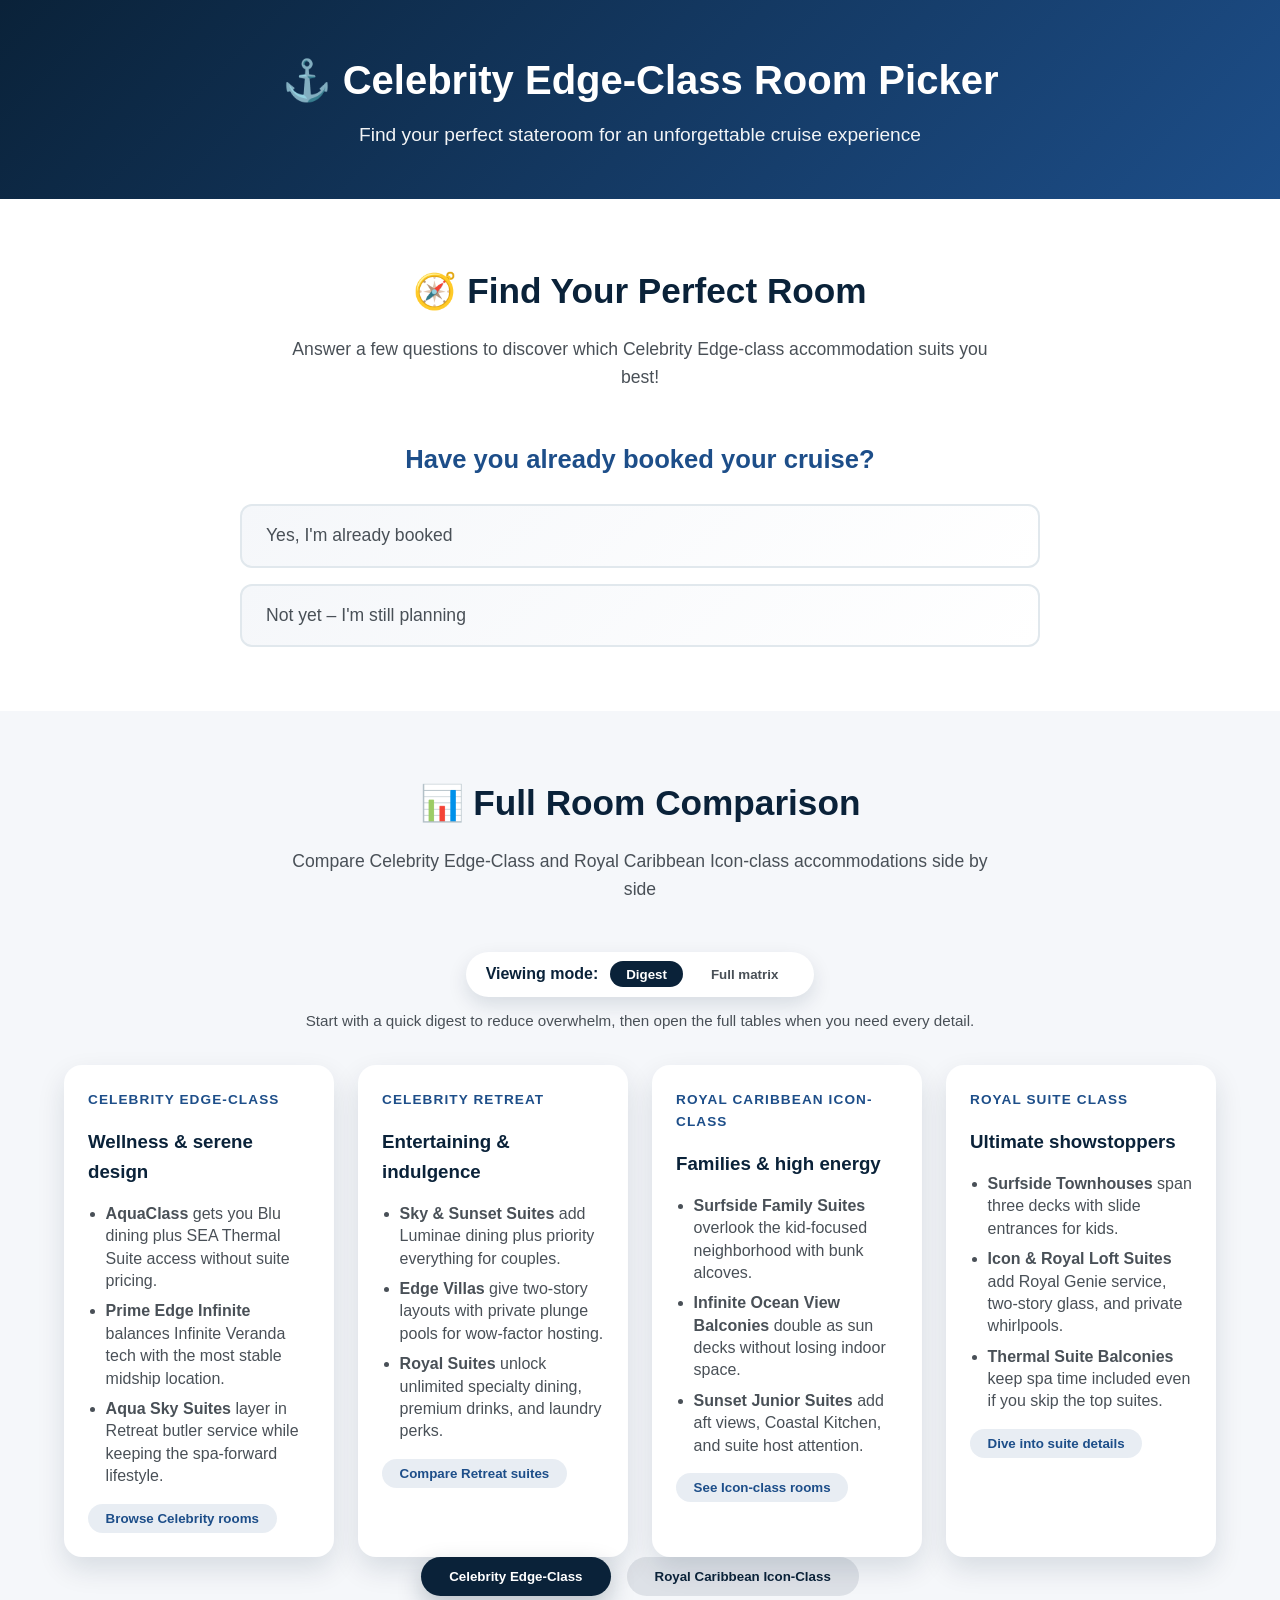
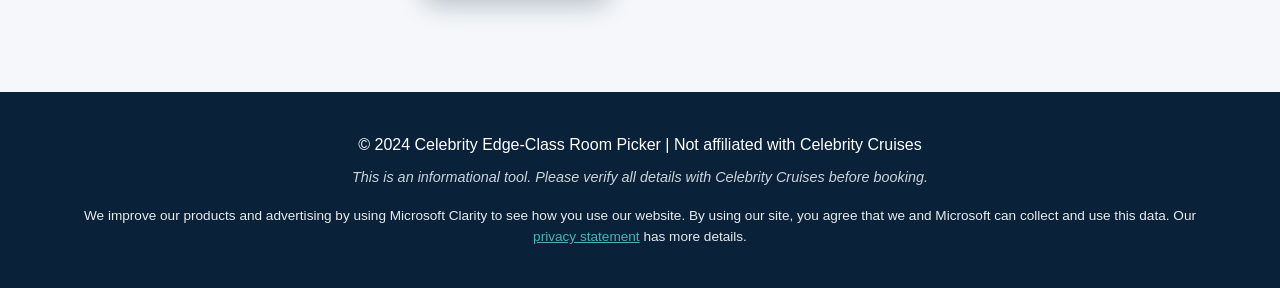
<file: index.html>
<!DOCTYPE html>
<html lang="en">
<head>
    <meta charset="UTF-8">
    <meta name="viewport" content="width=device-width, initial-scale=1.0">
    <title>Celebrity Edge-Class Room Picker | Find Your Perfect Stateroom</title>
    <link rel="stylesheet" href="styles.css">

    <!-- Google Analytics 4 -->
    <script async src="https://www.googletagmanager.com/gtag/js?id=G-P1LW2GWHRQ"></script>
    <script>
        window.dataLayer = window.dataLayer || [];
        function gtag(){dataLayer.push(arguments);}
        gtag('js', new Date());
        gtag('config', 'G-P1LW2GWHRQ');
    </script>

    <!-- Microsoft Clarity -->
    <script type="text/javascript">
        (function(c,l,a,r,i,t,y){
            c[a]=c[a]||function(){(c[a].q=c[a].q||[]).push(arguments)};
            t=l.createElement(r);t.async=1;t.src="https://www.clarity.ms/tag/"+i;
            y=l.getElementsByTagName(r)[0];y.parentNode.insertBefore(t,y);
        })(window, document, "clarity", "script", "u4ct91x20x");
    </script>
</head>
<body>
    <header class="hero">
        <div class="container">
            <h1>⚓ Celebrity Edge-Class Room Picker</h1>
            <p class="tagline">Find your perfect stateroom for an unforgettable cruise experience</p>
        </div>
    </header>

    <!-- Quiz Section -->
    <section id="quiz" class="quiz-section">
        <div class="container">
            <h2>🧭 Find Your Perfect Room</h2>
            <p class="section-intro">Answer a few questions to discover which Celebrity Edge-class accommodation suits you best!</p>

            <div id="quiz-container" class="quiz-container">
                <button id="back-btn" class="back-btn hidden">← Back</button>

                <!-- Step 1: Booking Status -->
                <div class="question active" data-question="1">
                    <h3>Have you already booked your cruise?</h3>
                    <div class="options">
                        <button class="option" data-action="set-booking-status" data-value="booked" data-points="{}">Yes, I'm already booked</button>
                        <button class="option" data-action="set-booking-status" data-value="not-booked" data-points="{}">Not yet – I'm still planning</button>
                    </div>
                </div>

                <!-- Step 2 (Booked Path) -->
                <div class="question" data-question="2" data-path="booked">
                    <h3>Tell us about your sailing</h3>
                    <div class="form-grid">
                        <label>
                            Cruise line
                            <select id="booked-cruise-line">
                                <option value="">Select a cruise line</option>
                                <option value="Celebrity Cruises">Celebrity Cruises</option>
                                <option value="Royal Caribbean">Royal Caribbean</option>
                                <option value="Norwegian Cruise Line">Norwegian Cruise Line</option>
                                <option value="Princess Cruises">Princess Cruises</option>
                                <option value="Virgin Voyages">Virgin Voyages</option>
                            </select>
                        </label>
                        <label>
                            Destination / itinerary
                            <input type="text" id="booked-destination" placeholder="e.g., Western Caribbean" />
                        </label>
                        <label>
                            Sail date (start)
                            <input type="date" id="booked-start-date" />
                        </label>
                        <label>
                            Sail date (end)
                            <input type="date" id="booked-end-date" />
                        </label>
                    </div>
                    <p id="ship-detection-result" class="ship-detection">Provide details to auto-detect your ship.</p>
                    <div class="options">
                        <button class="option" data-action="save-booked-info" data-points="{}">Continue</button>
                    </div>
                </div>

                <!-- Step 2 (Planning Path) -->
                <div class="question" data-question="3" data-path="not-booked">
                    <h3>Where and when do you want to sail?</h3>
                    <div class="form-grid">
                        <label>
                            Dream destination
                            <input type="text" id="intended-destination" placeholder="e.g., Greek Isles" />
                        </label>
                        <label>
                            Target month & year
                            <input type="month" id="intended-month" />
                        </label>
                    </div>
                    <div class="options">
                        <button class="option" data-action="save-intended-trip" data-points="{}">Continue</button>
                    </div>
                </div>

                <div class="question" data-question="4" data-path="not-booked">
                    <h3>How many cruises have you sailed before?</h3>
                    <div class="form-grid">
                        <label>
                            Cruise count
                            <input type="number" id="cruise-history-count" min="0" placeholder="e.g., 3" />
                        </label>
                    </div>
                    <div class="options">
                        <button class="option" data-action="save-history" data-points="{}">Continue</button>
                    </div>
                </div>

                <div class="question" data-question="5" data-path="not-booked">
                    <h3>Which cruise lines have you enjoyed before?</h3>
                    <div class="checkbox-grid">
                        <label><input type="checkbox" name="prior-lines" value="Celebrity Cruises" /> Celebrity Cruises</label>
                        <label><input type="checkbox" name="prior-lines" value="Royal Caribbean" /> Royal Caribbean</label>
                        <label><input type="checkbox" name="prior-lines" value="Norwegian Cruise Line" /> Norwegian Cruise Line</label>
                        <label><input type="checkbox" name="prior-lines" value="Princess Cruises" /> Princess Cruises</label>
                        <label><input type="checkbox" name="prior-lines" value="Disney Cruise Line" /> Disney Cruise Line</label>
                        <label><input type="checkbox" name="prior-lines" value="Virgin Voyages" /> Virgin Voyages</label>
                    </div>
                    <div class="options">
                        <button class="option" data-action="save-prior-lines" data-points="{}">Continue</button>
                    </div>
                </div>

                <div class="question" data-question="6" data-path="not-booked">
                    <h3>What's your planning budget (per person)?</h3>
                    <div class="form-grid">
                        <label>
                            Select a range
                            <select id="planning-budget">
                                <option value="">Choose a budget</option>
                                <option value="Under $2,000">Under $2,000</option>
                                <option value="$2,000 - $3,000">$2,000 - $3,000</option>
                                <option value="$3,000 - $5,000">$3,000 - $5,000</option>
                                <option value="$5,000 - $7,500">$5,000 - $7,500</option>
                                <option value="$7,500+">$7,500+</option>
                            </select>
                        </label>
                    </div>
                    <div class="options">
                        <button class="option" data-action="record-planning-budget" data-points="{}">Continue to preferences</button>
                    </div>
                </div>

                <!-- Shared Preference Questions -->
                <div class="question" data-question="7">
                    <h3>What's most important to you on a cruise?</h3>
                    <div class="options">
                        <button class="option" data-points='{"wellness": 3}'>Wellness & spa experiences</button>
                        <button class="option" data-points='{"luxury": 3}'>Ultimate luxury & space</button>
                        <button class="option" data-points='{"value": 2, "wellness": 1}'>Great value with spa access</button>
                        <button class="option" data-points='{"luxury": 2, "space": 1}'>Comfort & extra space</button>
                    </div>
                </div>

                <div class="question" data-question="8">
                    <h3>How many people are traveling with you?</h3>
                    <div class="options">
                        <button class="option" data-points='{"couple": 2}'>Just me or my partner (2 guests)</button>
                        <button class="option" data-points='{"family": 2}'>Small family or friends (3-4 guests)</button>
                    </div>
                </div>

                <div class="question" data-question="9">
                    <h3>How important is butler service to you?</h3>
                    <div class="options">
                        <button class="option" data-points='{"luxury": 3}'>Essential - I want full VIP treatment</button>
                        <button class="option" data-points='{"luxury": 1}'>Nice to have, but not necessary</button>
                        <button class="option" data-points='{"value": 2}'>Not important - I prefer to be independent</button>
                    </div>
                </div>

                <div class="question" data-question="10">
                    <h3>Which amenities appeal to you most?</h3>
                    <div class="options">
                        <button class="option" data-points='{"wellness": 3}'>Thermal suite, yoga mats, spa products</button>
                        <button class="option" data-points='{"luxury": 3}'>Whirlpool tub, premium bar, specialty dining</button>
                        <button class="option" data-points='{"wellness": 2, "luxury": 1}'>Mix of wellness and luxury perks</button>
                        <button class="option" data-points='{"space": 2}'>Just want great views and comfortable space</button>
                    </div>
                </div>

                <div class="question" data-question="11">
                    <h3>What's your budget preference?</h3>
                    <div class="options">
                        <button class="option" data-points='{"value": 3}'>Budget-friendly with good perks</button>
                        <button class="option" data-points='{"value": 1, "space": 1}'>Mid-range with more space</button>
                        <button class="option" data-points='{"luxury": 2}'>Premium - I want the best</button>
                        <button class="option" data-points='{"luxury": 3}'>Money is no object</button>
                    </div>
                </div>

                <div class="question" data-question="12">
                    <h3>How important is exclusive dining access?</h3>
                    <div class="options">
                        <button class="option" data-points='{"wellness": 2}'>I want Blu (AquaClass restaurant)</button>
                        <button class="option" data-points='{"luxury": 2}'>I want Luminae and The Retreat</button>
                        <button class="option" data-points='{"luxury": 3}'>Unlimited specialty dining package</button>
                        <button class="option" data-points='{"value": 1}'>Main dining room is fine</button>
                    </div>
                </div>
            </div>

                <div id="quiz-result" class="quiz-result hidden">
                    <h3>Your Perfect Match:</h3>
                    <div id="result-content"></div>
                    <div class="result-actions">
                        <button id="view-room-details" class="secondary-btn hidden" type="button">
                            Jump to this room in the comparison table
                        </button>
                    </div>
                    <p class="comparison-message">
                        Planning with friends or family? Encourage everyone to compare picks and lock in the room that makes the most sense for the whole crew.
                    </p>
                    <div class="result-actions">
                        <div class="auth-cta" id="result-auth-cta">
                            <h4>Save & compare with your travel party</h4>
                            <p>Log in or create a free Room Picker profile to unlock sharing tools and keep tabs on everyone’s favorites.</p>
                        <div class="cta-buttons">
                            <button id="login-btn" class="outline-btn" type="button">Log In</button>
                            <button id="signup-btn" class="primary-btn" type="button">Sign Up Free</button>
                        </div>
                        <p id="auth-status" class="auth-status" role="status" aria-live="polite"></p>
                    </div>
                    <div id="share-tools" class="share-tools hidden" aria-live="polite">
                        <h4>Share your quiz match</h4>
                        <p>Send a personalized link or email invite so your companions can see your recommendation and take the quiz too.</p>
                        <label class="share-field">
                            <span>Shareable link</span>
                            <div class="share-input">
                                <input id="share-link" type="text" readonly value="" aria-label="Shareable quiz link" />
                                <button id="copy-share-link" class="secondary-btn" type="button">Copy Link</button>
                            </div>
                        </label>
                        <form id="invite-form" class="invite-form">
                            <label for="invite-email">Invite by email</label>
                            <div class="invite-input-row">
                                <input id="invite-email" type="email" placeholder="friend@example.com" required />
                                <button class="primary-btn" type="submit">Send Invite</button>
                            </div>
                        </form>
                        <p id="invite-feedback" class="invite-feedback" role="status" aria-live="polite"></p>
                        <p class="share-note">Compare notes together and make sure everyone’s dream cruise vibe is represented.</p>
                    </div>
                </div>
                <button id="restart-quiz" class="restart-btn">Take Quiz Again</button>
            </div>
        </div>
    </section>

    <!-- Comparison Table Section -->
    <section id="compare" class="comparison-section">
        <div class="container">
            <h2>📊 Full Room Comparison</h2>
            <p class="section-intro">Compare Celebrity Edge-Class and Royal Caribbean Icon-class accommodations side by side</p>

            <div class="comparison-density">
                <div class="comparison-mode-toggle" role="group" aria-label="Comparison view options">
                    <span class="toggle-label">Viewing mode:</span>
                    <button type="button" class="mode-btn active" data-mode="digest" aria-pressed="true">Digest</button>
                    <button type="button" class="mode-btn" data-mode="matrix" aria-pressed="false">Full matrix</button>
                </div>
                <p class="toggle-hint">Start with a quick digest to reduce overwhelm, then open the full tables when you need every detail.</p>
            </div>

            <div id="comparison-digest" class="comparison-digest">
                <article class="digest-card" aria-label="Celebrity Edge-Class wellness picks">
                    <p class="digest-eyebrow">Celebrity Edge-Class</p>
                    <h3>Wellness & serene design</h3>
                    <ul>
                        <li><strong>AquaClass</strong> gets you Blu dining plus SEA Thermal Suite access without suite pricing.</li>
                        <li><strong>Prime Edge Infinite</strong> balances Infinite Veranda tech with the most stable midship location.</li>
                        <li><strong>Aqua Sky Suites</strong> layer in Retreat butler service while keeping the spa-forward lifestyle.</li>
                    </ul>
                    <button type="button" class="digest-cta" data-target-catalog="celebrityEdge">Browse Celebrity rooms</button>
                </article>

                <article class="digest-card" aria-label="Celebrity Edge-Class luxury picks">
                    <p class="digest-eyebrow">Celebrity Retreat</p>
                    <h3>Entertaining & indulgence</h3>
                    <ul>
                        <li><strong>Sky & Sunset Suites</strong> add Luminae dining plus priority everything for couples.</li>
                        <li><strong>Edge Villas</strong> give two-story layouts with private plunge pools for wow-factor hosting.</li>
                        <li><strong>Royal Suites</strong> unlock unlimited specialty dining, premium drinks, and laundry perks.</li>
                    </ul>
                    <button type="button" class="digest-cta" data-target-catalog="celebrityEdge">Compare Retreat suites</button>
                </article>

                <article class="digest-card" aria-label="Royal Caribbean Icon-Class family picks">
                    <p class="digest-eyebrow">Royal Caribbean Icon-Class</p>
                    <h3>Families & high energy</h3>
                    <ul>
                        <li><strong>Surfside Family Suites</strong> overlook the kid-focused neighborhood with bunk alcoves.</li>
                        <li><strong>Infinite Ocean View Balconies</strong> double as sun decks without losing indoor space.</li>
                        <li><strong>Sunset Junior Suites</strong> add aft views, Coastal Kitchen, and suite host attention.</li>
                    </ul>
                    <button type="button" class="digest-cta" data-target-catalog="royalIcon">See Icon-class rooms</button>
                </article>

                <article class="digest-card" aria-label="Royal Caribbean Icon-Class suite picks">
                    <p class="digest-eyebrow">Royal Suite Class</p>
                    <h3>Ultimate showstoppers</h3>
                    <ul>
                        <li><strong>Surfside Townhouses</strong> span three decks with slide entrances for kids.</li>
                        <li><strong>Icon & Royal Loft Suites</strong> add Royal Genie service, two-story glass, and private whirlpools.</li>
                        <li><strong>Thermal Suite Balconies</strong> keep spa time included even if you skip the top suites.</li>
                    </ul>
                    <button type="button" class="digest-cta" data-target-catalog="royalIcon">Dive into suite details</button>
                </article>
            </div>

            <div class="comparison-tabs" role="tablist">
                <button class="comparison-tab active" role="tab" aria-selected="true" data-catalog="celebrityEdge">
                    Celebrity Edge-Class
                </button>
                <button class="comparison-tab" role="tab" aria-selected="false" data-catalog="royalIcon">
                    Royal Caribbean Icon-Class
                </button>
            </div>

            <div class="comparison-panels">
                <div class="comparison-panel active" role="tabpanel" data-catalog="celebrityEdge">
                    <h3 class="panel-heading">Celebrity Edge-Class Room Matrix</h3>
                    <div class="table-wrapper">
                        <table class="comparison-table">
                    <thead>
                        <tr>
                            <th>Feature</th>
                            <th class="room-type basic">Inside Stateroom</th>
                            <th class="room-type basic">Deluxe Inside</th>
                            <th class="room-type basic">Ocean View</th>
                            <th class="room-type basic">Prime Ocean View</th>
                            <th class="room-type basic">Deluxe Ocean View</th>
                            <th class="room-type basic">Panoramic Ocean View</th>
                            <th class="room-type basic">Deluxe Porthole View</th>
                            <th class="room-type basic">Edge Infinite (Partial View)</th>
                            <th class="room-type basic">Edge Infinite Veranda</th>
                            <th class="room-type basic">Prime Edge Infinite</th>
                            <th class="room-type basic">Sunset Veranda</th>
                            <th class="room-type aqua">AquaClass Stateroom</th>
                            <th class="room-type prime-aqua">Prime AquaClass</th>
                            <th class="room-type aqua-sky">Aqua Sky Suite</th>
                            <th class="room-type concierge-partial">Concierge Class (Partial View)</th>
                            <th class="room-type concierge">Concierge Class</th>
                            <th class="room-type prime-concierge">Prime Concierge Class</th>
                            <th class="room-type magic-carpet">Magic Carpet Sky Suite</th>
                            <th class="room-type sky">Sky Suite</th>
                            <th class="room-type sunset">Sunset Sky Suite</th>
                            <th class="room-type celebrity">Celebrity Suite</th>
                            <th class="room-type edge-villa">Edge Villa</th>
                            <th class="room-type penthouse">Penthouse Suite</th>
                            <th class="room-type royal">Royal Suite</th>
                        </tr>
                    </thead>
                    <tbody>
                        <tr>
                            <td class="feature-label">Approx. Size</td>
                            <td>~181 sq ft</td>
                            <td>~202-231 sq ft</td>
                            <td>~200 sq ft</td>
                            <td>~200 sq ft</td>
                            <td>~238-348 sq ft</td>
                            <td>~212 sq ft</td>
                            <td>~241 sq ft</td>
                            <td>~243 sq ft</td>
                            <td>~243 sq ft</td>
                            <td>~243-369 sq ft</td>
                            <td>~317 sq ft</td>
                            <td>~243 sq ft</td>
                            <td>~243 – 369 sq ft</td>
                            <td>~397 sq ft</td>
                            <td>~243 sq ft</td>
                            <td>~243-369 sq ft</td>
                            <td>~243 sq ft</td>
                            <td>~400 sq ft</td>
                            <td>~398-517 sq ft</td>
                            <td>~462 sq ft</td>
                            <td>~501 sq ft</td>
                            <td>~950 sq ft</td>
                            <td>~1,575 sq ft</td>
                            <td>~759 sq ft</td>
                        </tr>
                        <tr>
                            <td class="feature-label">Occupancy</td>
                            <td>Up to 2 guests</td>
                            <td>Up to 2 guests</td>
                            <td>Up to 2 guests</td>
                            <td>Up to 2 guests</td>
                            <td>Up to 2-4 guests</td>
                            <td>Up to 2 guests</td>
                            <td>Up to 4 guests</td>
                            <td>Up to 4 guests</td>
                            <td>Up to 4 guests</td>
                            <td>Up to 4 guests</td>
                            <td>Up to 4 guests</td>
                            <td>Up to 2 guests</td>
                            <td>Up to 2 guests</td>
                            <td>Up to 4 guests</td>
                            <td>Up to 4 guests</td>
                            <td>Up to 4 guests</td>
                            <td>Up to 4 guests</td>
                            <td>Up to 2 guests</td>
                            <td>Up to 4 guests</td>
                            <td>Up to 4 guests</td>
                            <td>Up to 4 guests</td>
                            <td>Up to 4 guests</td>
                            <td>Up to 6 guests</td>
                            <td>Up to 4 guests</td>
                        </tr>
                        <tr>
                            <td class="feature-label">Layout</td>
                            <td>Studio, 1 bathroom, no windows</td>
                            <td>Studio, 1 bathroom, no windows</td>
                            <td>Studio, 1 bathroom, Deck 3</td>
                            <td>Studio, 1 bathroom, midship/high-deck</td>
                            <td>Studio, 1 bathroom, central location</td>
                            <td>Studio, 1 bathroom, floor-to-ceiling window</td>
                            <td>Studio (bed + sitting + infinite veranda)</td>
                            <td>Studio, aft/forward with Infinite Veranda</td>
                            <td>Studio, aft/forward with Infinite Veranda</td>
                            <td>Studio, midship/high-deck with Infinite Veranda</td>
                            <td>Studio, aft-facing with balcony</td>
                            <td>Studio, 1 bathroom, Infinite Veranda</td>
                            <td>Studio suite, 1 bathroom</td>
                            <td>Studio suite, 1 bathroom</td>
                            <td>Studio suite, 1 bathroom</td>
                            <td>Open studio suite with split bath</td>
                            <td>TWO-STORY, 1 bedroom, 2 bathrooms</td>
                            <td>2 bedrooms, 2 bathrooms</td>
                            <td>1-bedroom, 1.5 bath, separate living & dining</td>
                        </tr>
                        <tr>
                            <td class="feature-label">Veranda / Balcony</td>
                            <td>No balcony, no windows</td>
                            <td>No balcony, no windows</td>
                            <td>No balcony - large picture window</td>
                            <td>No balcony - large window</td>
                            <td>No balcony - large forward window</td>
                            <td>No balcony - floor-to-ceiling glass</td>
                            <td>Porthole view with veranda</td>
                            <td>Infinite Veranda (partial view)</td>
                            <td>Infinite Veranda</td>
                            <td>Infinite Veranda, higher deck/midship</td>
                            <td>Aft-facing extra-large balcony</td>
                            <td>Infinite Veranda</td>
                            <td>Spacious veranda w/ Magic Carpet views</td>
                            <td>High-deck spacious veranda</td>
                            <td>Aft-facing spacious veranda (sunset views)</td>
                            <td>Larger veranda w/ dining area</td>
                            <td>Private terrace w/ PLUNGE POOL</td>
                            <td>Extra-large balcony w/ HOT TUB</td>
                            <td>Extra-large balcony w/ dining & seating</td>
                        </tr>
                        <tr class="highlight-row">
                            <td class="feature-label">Spa / Wellness Access</td>
                            <td class="no-perk">✖</td>
                            <td class="no-perk">✖</td>
                            <td class="no-perk">✖</td>
                            <td class="no-perk">✖</td>
                            <td class="no-perk">✖</td>
                            <td class="no-perk">✖</td>
                            <td class="no-perk">✖</td>
                            <td class="no-perk">✖</td>
                            <td class="no-perk">✖</td>
                            <td class="no-perk">✖</td>
                            <td class="no-perk">✖</td>
                            <td class="has-perk">✔ SEA Thermal Suite + Spa Concierge</td>
                            <td class="has-perk">✔ SEA Thermal Suite + Spa Concierge</td>
                            <td class="has-perk">✔ SEA Thermal Suite + Spa Concierge + in-room fitness</td>
                            <td class="no-perk">✖</td>
                            <td class="no-perk">✖</td>
                            <td class="no-perk">✖</td>
                            <td class="no-perk">✖</td>
                            <td class="no-perk">✖</td>
                            <td class="no-perk">✖</td>
                            <td class="no-perk">✖ No AquaClass benefits</td>
                            <td class="has-perk">✔ SEA Thermal Suite access</td>
                            <td class="has-perk">✔ SEA Thermal Suite access</td>
                            <td class="has-perk">✔ SEA Thermal Suite access</td>
                        </tr>
                        <tr class="highlight-row">
                            <td class="feature-label">Dining Access</td>
                            <td>Main dining room</td>
                            <td>Main dining room</td>
                            <td>Main dining room</td>
                            <td>Main dining room</td>
                            <td>Main dining room</td>
                            <td>Main dining room</td>
                            <td>Main dining room</td>
                            <td>Main dining room</td>
                            <td>Main dining room</td>
                            <td>Main dining room</td>
                            <td>Main dining room</td>
                            <td class="has-perk">Blu</td>
                            <td class="has-perk">Blu</td>
                            <td class="has-perk">Blu + Luminae @ The Retreat</td>
                            <td>Main dining + Concierge Lunch</td>
                            <td>Main dining + Concierge Lunch</td>
                            <td>Main dining + Concierge Lunch</td>
                            <td class="has-perk">Luminae @ The Retreat</td>
                            <td class="has-perk">Luminae @ The Retreat</td>
                            <td class="has-perk">Luminae @ The Retreat</td>
                            <td class="has-perk">Luminae @ The Retreat</td>
                            <td class="has-perk">Luminae + Unlimited Specialty Dining</td>
                            <td class="has-perk">Luminae + Unlimited Specialty Dining</td>
                            <td class="has-perk">Luminae @ The Retreat + Unlimited Specialty Dining</td>
                        </tr>
                        <tr class="highlight-row">
                            <td class="feature-label">Retreat Privileges</td>
                            <td class="no-perk">✖ No Retreat access</td>
                            <td class="no-perk">✖ No Retreat access</td>
                            <td class="no-perk">✖ No Retreat access</td>
                            <td class="no-perk">✖ No Retreat access</td>
                            <td class="no-perk">✖ No Retreat access</td>
                            <td class="no-perk">✖ No Retreat access</td>
                            <td class="no-perk">✖ No Retreat access</td>
                            <td class="no-perk">✖ No Retreat access</td>
                            <td class="no-perk">✖ No Retreat access</td>
                            <td class="no-perk">✖ No Retreat access</td>
                            <td class="no-perk">✖ No Retreat access</td>
                            <td class="no-perk">✖ No Retreat access</td>
                            <td class="no-perk">✖ No Retreat access</td>
                            <td class="has-perk">✔ Full Retreat (Lounge, Sundeck, Luminae, Butler)</td>
                            <td class="no-perk">✖ No Retreat access</td>
                            <td class="no-perk">✖ No Retreat access</td>
                            <td class="no-perk">✖ No Retreat access</td>
                            <td class="has-perk">✔ Full Retreat</td>
                            <td class="has-perk">✔ Full Retreat</td>
                            <td class="has-perk">✔ Full Retreat</td>
                            <td class="has-perk">✔ Full Retreat</td>
                            <td class="has-perk">✔ Full Retreat + Direct Sundeck Access</td>
                            <td class="has-perk">✔ Full Retreat</td>
                            <td class="has-perk">✔ Full Retreat</td>
                        </tr>
                        <tr>
                            <td class="feature-label">Drink & Wi-Fi Packages</td>
                            <td>Standard</td>
                            <td>Standard</td>
                            <td>Standard</td>
                            <td>Standard</td>
                            <td>Standard</td>
                            <td>Standard</td>
                            <td>Standard</td>
                            <td>Standard</td>
                            <td>Standard</td>
                            <td>Standard</td>
                            <td>Standard</td>
                            <td>Standard</td>
                            <td>Standard</td>
                            <td>Premium Drink + Premium Wi-Fi</td>
                            <td>Standard</td>
                            <td>Standard</td>
                            <td>Standard</td>
                            <td>Premium Drink + Premium Wi-Fi</td>
                            <td>Premium Drink + Premium Wi-Fi</td>
                            <td>Premium Drink + Premium Wi-Fi</td>
                            <td>Premium Drink + Premium Wi-Fi</td>
                            <td>Unlimited Premium Drink + Premium Wi-Fi</td>
                            <td>Unlimited Premium Drink + Premium Wi-Fi</td>
                            <td>Unlimited Premium Drink + Premium Wi-Fi</td>
                        </tr>
                        <tr>
                            <td class="feature-label">In-Suite Amenities</td>
                            <td>Cashmere mattress, premium bathroom products</td>
                            <td>Cashmere mattress, premium bathroom products, extra space</td>
                            <td>Cashmere mattress, premium bathroom products, window</td>
                            <td>Cashmere mattress, premium bathroom products, better location</td>
                            <td>Cashmere mattress, premium bathroom products, extra space</td>
                            <td>Cashmere mattress, floor-to-ceiling window, natural light</td>
                            <td>Cashmere mattress, porthole view with balcony</td>
                            <td>Cashmere mattress, Infinite Veranda (partial view)</td>
                            <td>Cashmere mattress, Infinite Veranda</td>
                            <td>Cashmere mattress, Infinite Veranda, high-deck</td>
                            <td>Cashmere mattress, aft-facing, extra-large balcony</td>
                            <td>Yoga mats, 2 bottled waters daily, eco products</td>
                            <td>Same, higher location</td>
                            <td>In-suite fitness, spa products, minibar, butler</td>
                            <td>Cashmere mattress, bathrobes, sparkling wine</td>
                            <td>Cashmere mattress, bathrobes, sparkling wine</td>
                            <td>Cashmere mattress, bathrobes, sparkling wine, midship</td>
                            <td>Minibar stocked daily, floor-to-ceiling windows</td>
                            <td>Floor-to-ceiling windows, high-deck location</td>
                            <td>Aft-facing for sunset views, large bathroom</td>
                            <td>Larger sitting area, minibar</td>
                            <td>TWO-STORY, marble bath, whirlpool, minibar</td>
                            <td>Dining for 8, hot tub, walk-in closet, marble bath</td>
                            <td>Whirlpool tub, espresso, spirits, daily bar, laundry</td>
                        </tr>
                        <tr>
                            <td class="feature-label">Laundry / Pressing</td>
                            <td class="no-perk">✖</td>
                            <td class="no-perk">✖</td>
                            <td class="no-perk">✖</td>
                            <td class="no-perk">✖</td>
                            <td class="no-perk">✖</td>
                            <td class="no-perk">✖</td>
                            <td class="no-perk">✖</td>
                            <td class="no-perk">✖</td>
                            <td class="no-perk">✖</td>
                            <td class="no-perk">✖</td>
                            <td class="no-perk">✖</td>
                            <td class="no-perk">✖</td>
                            <td class="no-perk">✖</td>
                            <td class="no-perk">✖</td>
                            <td class="no-perk">✖</td>
                            <td class="no-perk">✖</td>
                            <td class="no-perk">✖</td>
                            <td class="no-perk">✖</td>
                            <td class="no-perk">✖</td>
                            <td class="no-perk">✖</td>
                            <td class="no-perk">✖</td>
                            <td class="has-perk">✔ Included + unlimited pressing</td>
                            <td class="has-perk">✔ Included + unlimited pressing</td>
                            <td class="has-perk">✔ Included + unlimited pressing</td>
                        </tr>
                        <tr class="highlight-row">
                            <td class="feature-label">Butler Service</td>
                            <td class="no-perk">✖</td>
                            <td class="no-perk">✖</td>
                            <td class="no-perk">✖</td>
                            <td class="no-perk">✖</td>
                            <td class="no-perk">✖</td>
                            <td class="no-perk">✖</td>
                            <td class="no-perk">✖</td>
                            <td class="no-perk">✖</td>
                            <td class="no-perk">✖</td>
                            <td class="no-perk">✖</td>
                            <td class="no-perk">✖</td>
                            <td class="no-perk">✖</td>
                            <td class="no-perk">✖</td>
                            <td class="has-perk">✔</td>
                            <td class="no-perk">✖ (Concierge only)</td>
                            <td class="no-perk">✖ (Concierge only)</td>
                            <td class="no-perk">✖ (Concierge only)</td>
                            <td class="has-perk">✔</td>
                            <td class="has-perk">✔</td>
                            <td class="has-perk">✔</td>
                            <td class="has-perk">✔</td>
                            <td class="has-perk">✔</td>
                            <td class="has-perk">✔</td>
                            <td class="has-perk">✔</td>
                        </tr>
                        <tr>
                            <td class="feature-label">Ideal For</td>
                            <td>Extreme budget travelers who won't spend time in room</td>
                            <td>Budget travelers wanting more space, no windows needed</td>
                            <td>Budget travelers wanting natural light and views</td>
                            <td>Budget travelers wanting better location with views</td>
                            <td>Budget travelers wanting extra space with ocean views</td>
                            <td>Budget travelers wanting dramatic floor-to-ceiling views</td>
                            <td>Budget travelers wanting balcony access</td>
                            <td>Value seekers wanting Infinite Veranda experience</td>
                            <td>Travelers wanting standard Infinite Veranda</td>
                            <td>Travelers wanting best standard location</td>
                            <td>Travelers wanting spacious aft-facing room with sunset views</td>
                            <td>Wellness-focused cruisers on a budget</td>
                            <td>Same, with better view/location</td>
                            <td>Wellness lovers wanting full suite treatment</td>
                            <td>Budget travelers wanting concierge perks</td>
                            <td>Mid-range with concierge service</td>
                            <td>Concierge service with best location</td>
                            <td>Unique Magic Carpet views</td>
                            <td>High-deck panoramic views</td>
                            <td>Sunset enthusiasts</td>
                            <td>Guests wanting more space & luxury</td>
                            <td>Unique two-story living with plunge pool</td>
                            <td>Families wanting 2 bedrooms & hot tub</td>
                            <td>Travelers seeking full luxury, privacy & space</td>
                        </tr>
                    </tbody>
                        </table>
                    </div>
                    <div class="room-directory" data-room-directory data-catalog="celebrityEdge">
                        <p class="room-directory-loading">Loading room directory…</p>
                    </div>
                </div>

                <div class="comparison-panel" role="tabpanel" aria-hidden="true" data-catalog="royalIcon">
                    <h3 class="panel-heading">Royal Caribbean Icon-Class Highlights</h3>
                    <div class="table-wrapper">
                        <table class="comparison-table royal-table">
                            <thead>
                                <tr>
                                    <th>Room Type</th>
                                    <th>Approx. Size</th>
                                    <th>Guests</th>
                                    <th>Signature Perk</th>
                                </tr>
                            </thead>
                            <tbody>
                                <tr>
                                    <td>Icon Ocean View Balcony</td>
                                    <td>~270 sq ft</td>
                                    <td>Up to 4</td>
                                    <td>Neighborhood-facing balcony with ocean breezes</td>
                                </tr>
                                <tr>
                                    <td>Infinite Ocean View Balcony</td>
                                    <td>~300 sq ft</td>
                                    <td>Up to 4</td>
                                    <td>Full-height glass transforms from window to sun deck</td>
                                </tr>
                                <tr>
                                    <td>Thermal Suite Balcony</td>
                                    <td>~280 sq ft</td>
                                    <td>Up to 2</td>
                                    <td>Includes Vitality Spa thermal suite passes for two</td>
                                </tr>
                                <tr>
                                    <td>Surfside Family Suite</td>
                                    <td>~425 sq ft</td>
                                    <td>Up to 5</td>
                                    <td>Kids alcove plus Surfside-facing balcony</td>
                                </tr>
                                <tr>
                                    <td>Sunset Junior Suite</td>
                                    <td>~322 sq ft</td>
                                    <td>Up to 4</td>
                                    <td>Aft-facing wrap balcony with Coastal Kitchen access</td>
                                </tr>
                                <tr>
                                    <td>Grand Suite</td>
                                    <td>~431 sq ft</td>
                                    <td>Up to 4</td>
                                    <td>Dedicated bedroom plus Royal Suite Class host</td>
                                </tr>
                                <tr>
                                    <td>Royal Loft Suite</td>
                                    <td>~2,090 sq ft</td>
                                    <td>Up to 6</td>
                                    <td>Two-story glass walls, Royal Genie service, and private whirlpool</td>
                                </tr>
                            </tbody>
                        </table>
                    </div>
                    <div class="room-directory" data-room-directory data-catalog="royalIcon">
                        <p class="room-directory-loading">Loading room directory…</p>
                    </div>
                </div>
            </div>
        </div>
    </section>

    <!-- Hierarchy Section (revealed when a Celebrity room is recommended) -->
    <section id="celebrity-hierarchy" class="hierarchy-section hidden" aria-hidden="true">
        <div class="container">
            <h2>🧭 Celebrity Edge-Class Hierarchy</h2>
            <div class="hierarchy-grid">
                <div class="tier-card">
                    <div class="tier-label wellness">Wellness-Class (No Retreat)</div>
                    <h4>AquaClass / Prime AquaClass Staterooms</h4>
                    <p>Spa-centered experience with Blu dining and Thermal Suite access.</p>
                </div>
                <div class="tier-card">
                    <div class="tier-label bridge">Bridge Tier (Wellness + Luxury)</div>
                    <h4>Aqua Sky Suite</h4>
                    <p>Hybrid of AquaClass wellness benefits and full Retreat suite service.</p>
                </div>
                <div class="tier-card">
                    <div class="tier-label suite">Suite-Class (The Retreat)</div>
                    <h4>Celebrity Suite</h4>
                    <p>Larger space and suite perks, but not spa-focused.</p>
                </div>
                <div class="tier-card">
                    <div class="tier-label premium">Top Suite-Class (The Retreat Premium)</div>
                    <h4>Royal Suite</h4>
                    <p>Separate rooms, luxury extras (specialty dining, laundry, premium bar).</p>
                </div>
            </div>
        </div>
    </section>

    <footer>
        <div class="container">
            <p>&copy; 2024 Celebrity Edge-Class Room Picker | Not affiliated with Celebrity Cruises</p>
            <p class="disclaimer">This is an informational tool. Please verify all details with Celebrity Cruises before booking.</p>
            <p class="privacy-notice">We improve our products and advertising by using Microsoft Clarity to see how you use our website. By using our site, you agree that we and Microsoft can collect and use this data. Our <a href="privacy.html">privacy statement</a> has more details.</p>
        </div>
    </footer>

    <div id="auth-modal" class="auth-modal hidden" role="dialog" aria-modal="true" aria-labelledby="auth-modal-title">
        <div class="auth-modal__panel">
            <button type="button" class="auth-modal__close" id="auth-modal-close" aria-label="Close authentication prompt">&times;</button>
            <p class="auth-modal__eyebrow">Room Picker</p>
            <h3 id="auth-modal-title">Log in to share your match</h3>
            <p id="auth-modal-message">Sign in to unlock sharing tools and invite your travel companions.</p>
            <div class="auth-modal__actions">
                <button id="auth-modal-confirm" class="primary-btn" type="button">Continue</button>
                <a id="auth-modal-login-link" class="auth-modal__link" href="/login">Use classic login page</a>
            </div>
        </div>
    </div>

    <script src="script.js"></script>
</body>
</html>
</file>
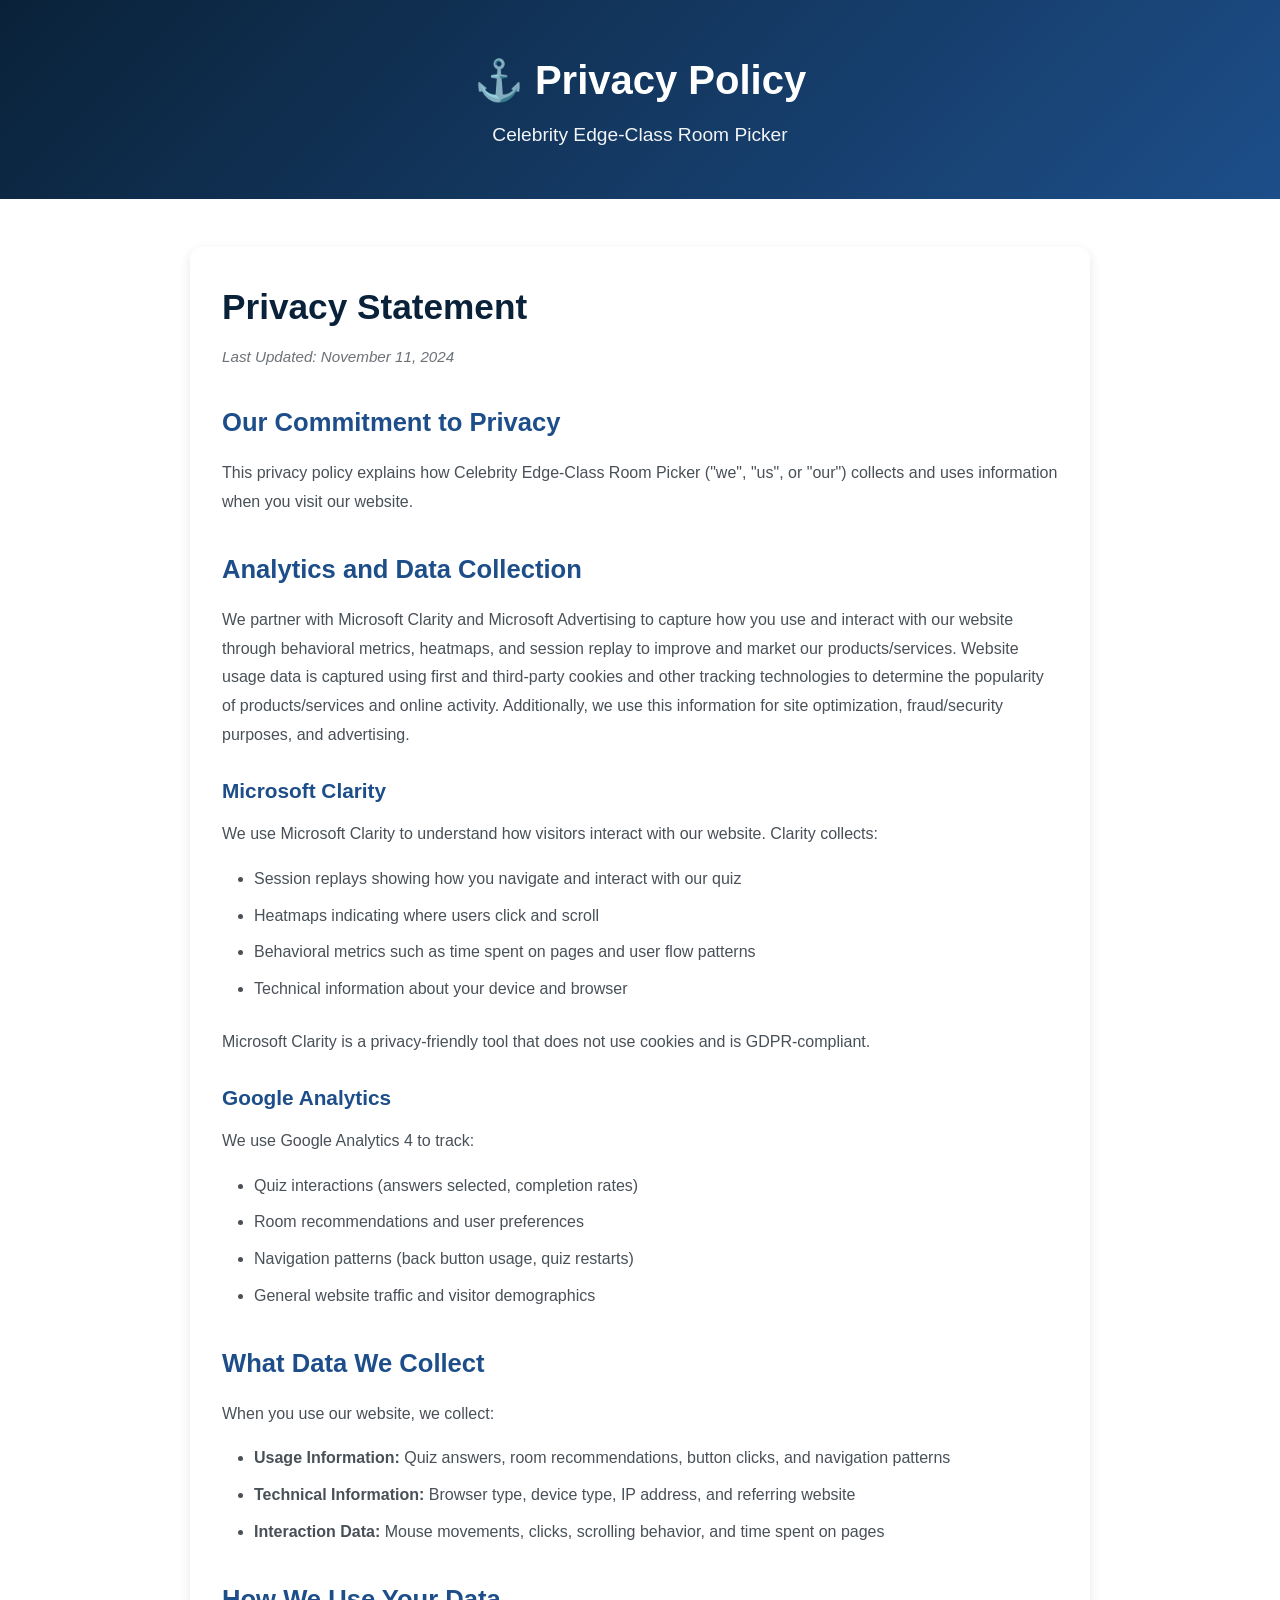
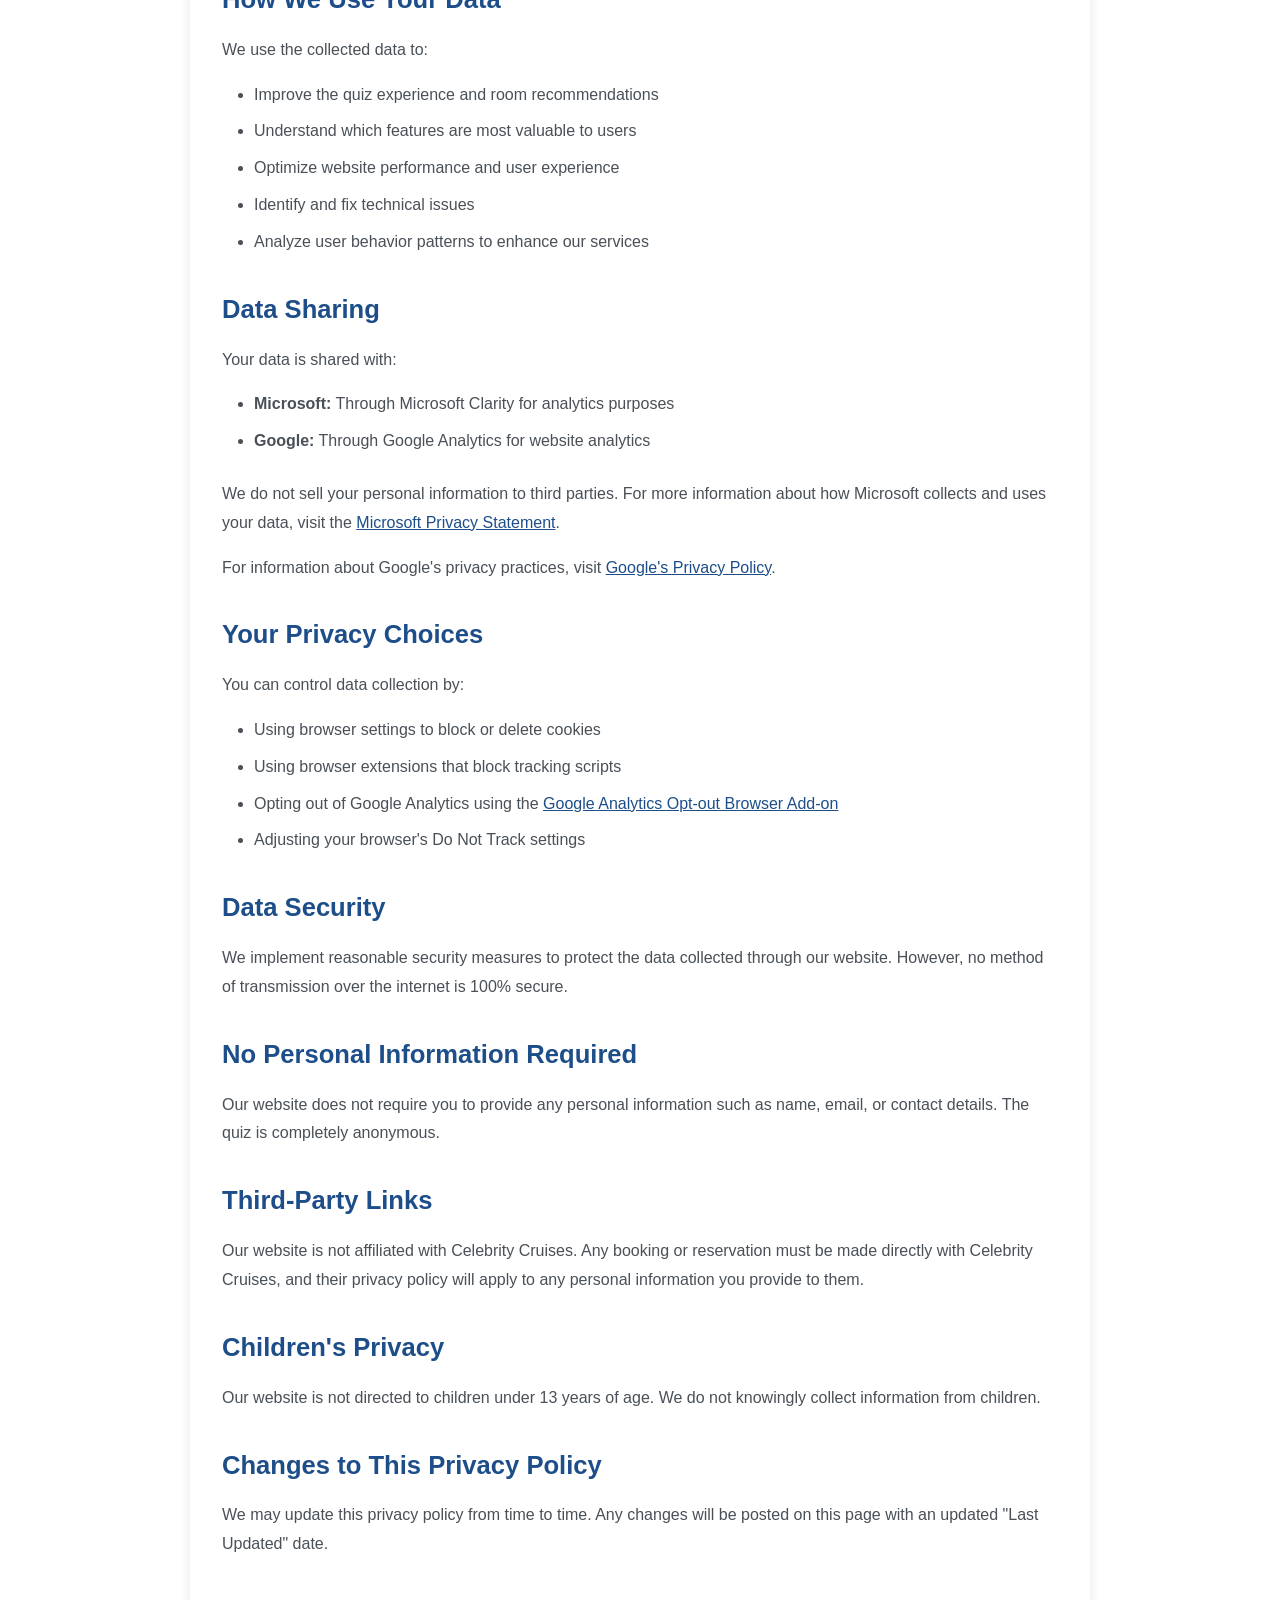
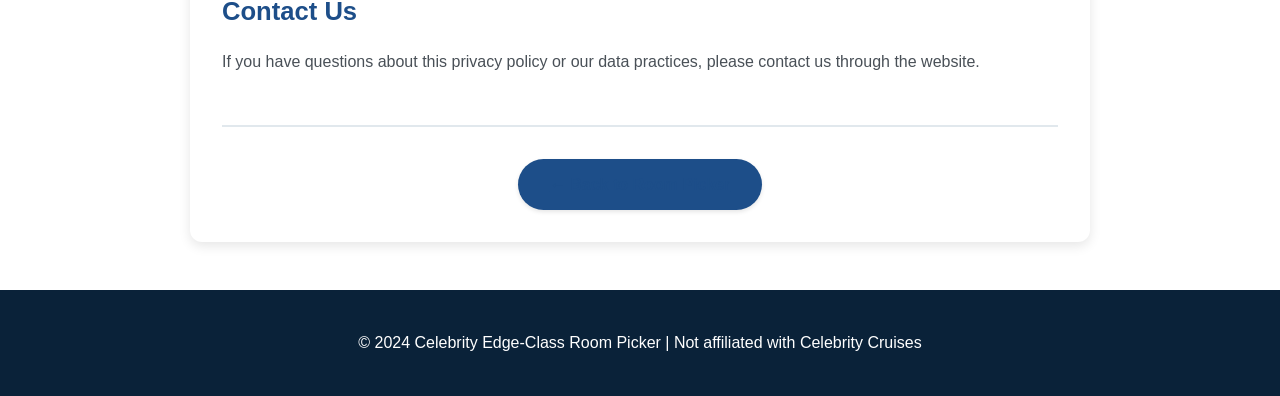
<file: privacy.html>
<!DOCTYPE html>
<html lang="en">
<head>
    <meta charset="UTF-8">
    <meta name="viewport" content="width=device-width, initial-scale=1.0">
    <title>Privacy Policy | Celebrity Edge-Class Room Picker</title>
    <link rel="stylesheet" href="styles.css">
</head>
<body>
    <header class="hero">
        <div class="container">
            <h1>⚓ Privacy Policy</h1>
            <p class="tagline">Celebrity Edge-Class Room Picker</p>
        </div>
    </header>

    <section class="privacy-section">
        <div class="container">
            <div class="privacy-content">
                <h2>Privacy Statement</h2>
                <p class="last-updated">Last Updated: November 11, 2024</p>

                <h3>Our Commitment to Privacy</h3>
                <p>This privacy policy explains how Celebrity Edge-Class Room Picker ("we", "us", or "our") collects and uses information when you visit our website.</p>

                <h3>Analytics and Data Collection</h3>
                <p>We partner with Microsoft Clarity and Microsoft Advertising to capture how you use and interact with our website through behavioral metrics, heatmaps, and session replay to improve and market our products/services. Website usage data is captured using first and third-party cookies and other tracking technologies to determine the popularity of products/services and online activity. Additionally, we use this information for site optimization, fraud/security purposes, and advertising.</p>

                <h4>Microsoft Clarity</h4>
                <p>We use Microsoft Clarity to understand how visitors interact with our website. Clarity collects:</p>
                <ul>
                    <li>Session replays showing how you navigate and interact with our quiz</li>
                    <li>Heatmaps indicating where users click and scroll</li>
                    <li>Behavioral metrics such as time spent on pages and user flow patterns</li>
                    <li>Technical information about your device and browser</li>
                </ul>
                <p>Microsoft Clarity is a privacy-friendly tool that does not use cookies and is GDPR-compliant.</p>

                <h4>Google Analytics</h4>
                <p>We use Google Analytics 4 to track:</p>
                <ul>
                    <li>Quiz interactions (answers selected, completion rates)</li>
                    <li>Room recommendations and user preferences</li>
                    <li>Navigation patterns (back button usage, quiz restarts)</li>
                    <li>General website traffic and visitor demographics</li>
                </ul>

                <h3>What Data We Collect</h3>
                <p>When you use our website, we collect:</p>
                <ul>
                    <li><strong>Usage Information:</strong> Quiz answers, room recommendations, button clicks, and navigation patterns</li>
                    <li><strong>Technical Information:</strong> Browser type, device type, IP address, and referring website</li>
                    <li><strong>Interaction Data:</strong> Mouse movements, clicks, scrolling behavior, and time spent on pages</li>
                </ul>

                <h3>How We Use Your Data</h3>
                <p>We use the collected data to:</p>
                <ul>
                    <li>Improve the quiz experience and room recommendations</li>
                    <li>Understand which features are most valuable to users</li>
                    <li>Optimize website performance and user experience</li>
                    <li>Identify and fix technical issues</li>
                    <li>Analyze user behavior patterns to enhance our services</li>
                </ul>

                <h3>Data Sharing</h3>
                <p>Your data is shared with:</p>
                <ul>
                    <li><strong>Microsoft:</strong> Through Microsoft Clarity for analytics purposes</li>
                    <li><strong>Google:</strong> Through Google Analytics for website analytics</li>
                </ul>
                <p>We do not sell your personal information to third parties. For more information about how Microsoft collects and uses your data, visit the <a href="https://privacy.microsoft.com/privacystatement" target="_blank" rel="noopener noreferrer">Microsoft Privacy Statement</a>.</p>
                <p>For information about Google's privacy practices, visit <a href="https://policies.google.com/privacy" target="_blank" rel="noopener noreferrer">Google's Privacy Policy</a>.</p>

                <h3>Your Privacy Choices</h3>
                <p>You can control data collection by:</p>
                <ul>
                    <li>Using browser settings to block or delete cookies</li>
                    <li>Using browser extensions that block tracking scripts</li>
                    <li>Opting out of Google Analytics using the <a href="https://tools.google.com/dlpage/gaoptout" target="_blank" rel="noopener noreferrer">Google Analytics Opt-out Browser Add-on</a></li>
                    <li>Adjusting your browser's Do Not Track settings</li>
                </ul>

                <h3>Data Security</h3>
                <p>We implement reasonable security measures to protect the data collected through our website. However, no method of transmission over the internet is 100% secure.</p>

                <h3>No Personal Information Required</h3>
                <p>Our website does not require you to provide any personal information such as name, email, or contact details. The quiz is completely anonymous.</p>

                <h3>Third-Party Links</h3>
                <p>Our website is not affiliated with Celebrity Cruises. Any booking or reservation must be made directly with Celebrity Cruises, and their privacy policy will apply to any personal information you provide to them.</p>

                <h3>Children's Privacy</h3>
                <p>Our website is not directed to children under 13 years of age. We do not knowingly collect information from children.</p>

                <h3>Changes to This Privacy Policy</h3>
                <p>We may update this privacy policy from time to time. Any changes will be posted on this page with an updated "Last Updated" date.</p>

                <h3>Contact Us</h3>
                <p>If you have questions about this privacy policy or our data practices, please contact us through the website.</p>

                <div class="back-to-home">
                    <a href="index.html" class="btn-back">← Back to Room Picker</a>
                </div>
            </div>
        </div>
    </section>

    <footer>
        <div class="container">
            <p>&copy; 2024 Celebrity Edge-Class Room Picker | Not affiliated with Celebrity Cruises</p>
        </div>
    </footer>
</body>
</html>
</file>
<file: styles.css>
/* Reset and Base Styles */
* {
    margin: 0;
    padding: 0;
    box-sizing: border-box;
}

:root {
    /* Color Palette - Ocean & Cruise Theme */
    --navy: #0a2239;
    --ocean-blue: #1d4e89;
    --sky-blue: #7DAFDB;
    --aqua: #4fc3c8;
    --gold: #d4af37;
    --white: #ffffff;
    --light-gray: #f5f7fa;
    --medium-gray: #e1e8ed;
    --dark-gray: #495057;

    /* Room Type Colors */
    --aqua-color: #20b2aa;
    --prime-aqua-color: #1e90ff;
    --aqua-sky-color: #4fc3c8;
    --celebrity-color: #9370db;
    --royal-color: #d4af37;

    /* Spacing */
    --section-padding: 4rem 2rem;
    --container-max-width: 1400px;
}

body {
    font-family: 'Segoe UI', Tahoma, Geneva, Verdana, sans-serif;
    line-height: 1.6;
    color: var(--dark-gray);
    background-color: var(--light-gray);
}

.container {
    max-width: var(--container-max-width);
    margin: 0 auto;
    padding: 0 2rem;
}

.hidden {
    display: none !important;
}

/* Header / Hero Section */
.hero {
    background: linear-gradient(135deg, var(--navy) 0%, var(--ocean-blue) 100%);
    color: var(--white);
    padding: 3rem 2rem;
    text-align: center;
    box-shadow: 0 4px 6px rgba(0, 0, 0, 0.1);
}

.hero h1 {
    font-size: 2.5rem;
    margin-bottom: 0.5rem;
    font-weight: 700;
}

.tagline {
    font-size: 1.2rem;
    opacity: 0.95;
    font-weight: 300;
}

/* Navigation */
.navigation {
    background: var(--white);
    padding: 1rem 0;
    box-shadow: 0 2px 4px rgba(0, 0, 0, 0.1);
    position: sticky;
    top: 0;
    z-index: 100;
}

.navigation .container {
    display: flex;
    justify-content: center;
    gap: 2rem;
}

.nav-btn {
    padding: 0.75rem 2rem;
    background: var(--ocean-blue);
    color: var(--white);
    text-decoration: none;
    border-radius: 50px;
    font-weight: 600;
    transition: all 0.3s ease;
    box-shadow: 0 2px 4px rgba(0, 0, 0, 0.1);
}

.nav-btn:hover {
    background: var(--navy);
    transform: translateY(-2px);
    box-shadow: 0 4px 8px rgba(0, 0, 0, 0.2);
}

/* Section Styles */
section {
    padding: var(--section-padding);
}

section h2 {
    font-size: 2.2rem;
    color: var(--navy);
    margin-bottom: 1rem;
    text-align: center;
}

.section-intro {
    text-align: center;
    font-size: 1.1rem;
    color: var(--dark-gray);
    margin-bottom: 3rem;
    max-width: 700px;
    margin-left: auto;
    margin-right: auto;
}

/* Quiz Section */
.quiz-section {
    background: var(--white);
}

.quiz-container {
    max-width: 800px;
    margin: 0 auto;
}

.question {
    display: none;
    animation: fadeIn 0.5s ease;
}

.question.active {
    display: block;
}

@keyframes fadeIn {
    from {
        opacity: 0;
        transform: translateY(20px);
    }
    to {
        opacity: 1;
        transform: translateY(0);
    }
}

.question h3 {
    font-size: 1.6rem;
    color: var(--ocean-blue);
    margin-bottom: 1.5rem;
    text-align: center;
}

.options {
    display: flex;
    flex-direction: column;
    gap: 1rem;
}

.form-grid {
    display: grid;
    grid-template-columns: repeat(auto-fit, minmax(220px, 1fr));
    gap: 1rem;
    margin-bottom: 1.25rem;
}

.form-grid label {
    display: flex;
    flex-direction: column;
    font-weight: 600;
    color: var(--dark-gray);
    gap: 0.35rem;
    background: rgba(255, 255, 255, 0.6);
    padding: 0.75rem 1rem;
    border-radius: 10px;
    border: 1px solid var(--light-gray);
}

.form-grid input,
.form-grid select {
    padding: 0.65rem 0.75rem;
    border-radius: 8px;
    border: 1px solid var(--medium-gray);
    font-size: 1rem;
}

.checkbox-grid {
    display: grid;
    grid-template-columns: repeat(auto-fit, minmax(220px, 1fr));
    gap: 0.75rem;
    margin-bottom: 1.25rem;
}

.checkbox-grid label {
    display: flex;
    align-items: center;
    gap: 0.6rem;
    padding: 0.85rem 1rem;
    border-radius: 10px;
    border: 1px solid var(--medium-gray);
    background: rgba(255, 255, 255, 0.8);
    font-weight: 600;
}

.checkbox-grid input {
    width: 18px;
    height: 18px;
}

.ship-detection {
    text-align: center;
    font-style: italic;
    color: var(--ocean-blue);
    margin-bottom: 1.5rem;
}

.option {
    padding: 1.2rem 1.5rem;
    background: linear-gradient(135deg, var(--light-gray) 0%, var(--white) 100%);
    border: 2px solid var(--medium-gray);
    border-radius: 12px;
    font-size: 1.1rem;
    cursor: pointer;
    transition: all 0.4s cubic-bezier(0.4, 0, 0.2, 1);
    text-align: left;
    color: var(--dark-gray);
    position: relative;
    overflow: hidden;
}

.option::before {
    content: '';
    position: absolute;
    top: 50%;
    left: 50%;
    width: 0;
    height: 0;
    border-radius: 50%;
    background: radial-gradient(circle, rgba(125, 175, 219, 0.3), transparent);
    transform: translate(-50%, -50%);
    transition: width 0.6s ease, height 0.6s ease;
}

.option:hover::before {
    width: 300px;
    height: 300px;
}

.option:hover {
    background: linear-gradient(135deg, var(--sky-blue) 0%, var(--aqua) 100%);
    color: var(--white);
    border-color: var(--ocean-blue);
    transform: translateX(10px) scale(1.02);
    box-shadow: 0 8px 20px rgba(29, 78, 137, 0.3);
}

.option:active {
    transform: translateX(10px) scale(0.98);
}

/* Back Button */
.back-btn {
    padding: 0.8rem 1.5rem;
    background: var(--medium-gray);
    color: var(--dark-gray);
    border: 2px solid var(--medium-gray);
    border-radius: 8px;
    font-size: 1rem;
    font-weight: 600;
    cursor: pointer;
    transition: all 0.3s ease;
    margin-bottom: 1.5rem;
    display: inline-block;
}

.back-btn:hover {
    background: var(--ocean-blue);
    color: var(--white);
    border-color: var(--ocean-blue);
    transform: translateX(-5px);
}

.back-btn.hidden {
    display: none;
}

/* Quiz Result */
.quiz-result {
    max-width: 800px;
    margin: 2rem auto;
    padding: 2rem;
    background: linear-gradient(135deg, var(--ocean-blue), var(--sky-blue));
    color: var(--white);
    border-radius: 16px;
    box-shadow: 0 8px 16px rgba(0, 0, 0, 0.2);
    animation: slideIn 0.5s ease;
}

@keyframes slideIn {
    from {
        opacity: 0;
        transform: translateY(-30px);
    }
    to {
        opacity: 1;
        transform: translateY(0);
    }
}

.quiz-result.hidden {
    display: none;
}

.quiz-result h3 {
    font-size: 1.8rem;
    margin-bottom: 1rem;
    text-align: center;
}

.comparison-message {
    margin: 1.5rem auto 0;
    max-width: 640px;
    text-align: center;
    font-size: 1rem;
    line-height: 1.6;
    opacity: 0.95;
}

.result-actions {
    margin-top: 1.75rem;
    display: flex;
    flex-direction: column;
    gap: 1.5rem;
}

.auth-cta,
.share-tools {
    background: rgba(10, 34, 57, 0.35);
    border-radius: 16px;
    padding: 1.75rem;
    box-shadow: inset 0 0 0 1px rgba(255, 255, 255, 0.2);
}

.auth-cta h4,
.share-tools h4 {
    font-size: 1.35rem;
    margin-bottom: 0.75rem;
}

.cta-buttons {
    display: flex;
    flex-wrap: wrap;
    gap: 0.75rem;
    margin: 1rem 0 0.75rem;
}

.primary-btn,
.secondary-btn,
.outline-btn {
    border: none;
    border-radius: 999px;
    padding: 0.65rem 1.5rem;
    font-size: 1rem;
    font-weight: 600;
    cursor: pointer;
    transition: transform 0.2s ease, box-shadow 0.2s ease;
}

.primary-btn {
    background: var(--gold);
    color: var(--navy);
    box-shadow: 0 8px 20px rgba(0, 0, 0, 0.25);
}

.secondary-btn {
    background: rgba(255, 255, 255, 0.2);
    color: var(--white);
    border: 1px solid rgba(255, 255, 255, 0.4);
}

.outline-btn {
    background: transparent;
    color: var(--white);
    border: 1px solid rgba(255, 255, 255, 0.6);
}

.primary-btn:hover,
.secondary-btn:hover,
.outline-btn:hover {
    transform: translateY(-2px);
    box-shadow: 0 12px 24px rgba(0, 0, 0, 0.25);
}

.auth-status {
    font-size: 0.95rem;
    margin-top: 0.5rem;
    opacity: 0.9;
}

.share-field {
    display: block;
    margin-bottom: 1.25rem;
    font-weight: 600;
}

.share-input {
    margin-top: 0.4rem;
    display: flex;
    gap: 0.5rem;
    align-items: center;
    flex-wrap: wrap;
}

.share-input input {
    flex: 1;
    min-width: 220px;
    padding: 0.65rem 0.85rem;
    border-radius: 10px;
    border: none;
    font-size: 1rem;
}

.invite-form label {
    font-weight: 600;
    display: block;
    margin-bottom: 0.4rem;
}

.invite-input-row {
    display: flex;
    flex-wrap: wrap;
    gap: 0.5rem;
}

.invite-input-row input {
    flex: 1;
    min-width: 220px;
    padding: 0.65rem 0.85rem;
    border-radius: 10px;
    border: none;
    font-size: 1rem;
}

.invite-feedback {
    margin-top: 0.75rem;
    font-size: 0.95rem;
    min-height: 1.2rem;
}

.share-note {
    font-size: 0.95rem;
    opacity: 0.9;
    margin-top: 0.75rem;
}

.demographic-insight {
    margin: 2rem auto 0;
    padding: 1.5rem;
    border-radius: 16px;
    background: rgba(32, 178, 170, 0.08);
    border: 1px solid rgba(32, 178, 170, 0.3);
    text-align: left;
}

.demographic-insight--completed {
    border-color: var(--gold);
    background: rgba(212, 175, 55, 0.1);
}

.demographic-insight h4 {
    margin-bottom: 0.5rem;
    color: var(--navy);
}

.demographic-insight p {
    margin-bottom: 1rem;
}

.demographic-hint {
    font-size: 0.95rem;
    color: var(--dark-gray);
    margin-top: 0.5rem;
}

.auth-modal {
    position: fixed;
    inset: 0;
    background: rgba(0, 0, 0, 0.55);
    display: flex;
    align-items: center;
    justify-content: center;
    padding: 1.5rem;
    z-index: 999;
}

.auth-modal__panel {
    background: var(--white);
    color: var(--navy);
    border-radius: 20px;
    padding: 2rem;
    max-width: 400px;
    width: 100%;
    position: relative;
    box-shadow: 0 25px 50px rgba(0, 0, 0, 0.2);
}

.auth-modal__close {
    position: absolute;
    top: 12px;
    right: 12px;
    background: transparent;
    border: none;
    font-size: 1.5rem;
    cursor: pointer;
    color: var(--navy);
}

.auth-modal__eyebrow {
    text-transform: uppercase;
    letter-spacing: 0.2em;
    font-size: 0.8rem;
    color: var(--dark-gray);
}

.auth-modal__actions {
    margin-top: 1.5rem;
    display: flex;
    flex-direction: column;
    gap: 0.75rem;
}

.auth-modal__link {
    color: var(--ocean-blue);
    text-align: center;
    font-weight: 600;
    text-decoration: underline;
}

.demographic-modal {
    position: fixed;
    inset: 0;
    background: rgba(10, 34, 57, 0.75);
    display: flex;
    align-items: center;
    justify-content: center;
    padding: 1.5rem;
    z-index: 999;
}

.demographic-modal__panel {
    background: var(--white);
    border-radius: 24px;
    padding: 2.25rem;
    max-width: 720px;
    width: 100%;
    box-shadow: 0 30px 60px rgba(0, 0, 0, 0.35);
    position: relative;
}

.demographic-modal__close {
    position: absolute;
    top: 14px;
    right: 14px;
    border: none;
    background: transparent;
    font-size: 1.75rem;
    color: var(--dark-gray);
    cursor: pointer;
}

.demographic-modal__eyebrow {
    text-transform: uppercase;
    letter-spacing: 0.2em;
    font-size: 0.8rem;
    color: var(--dark-gray);
    margin-bottom: 0.5rem;
}

.demographic-modal__intro {
    margin-bottom: 1.25rem;
}

.rsvp-form {
    display: grid;
    grid-template-columns: repeat(auto-fit, minmax(220px, 1fr));
    gap: 0.75rem;
}

.rsvp-form label {
    display: flex;
    flex-direction: column;
    gap: 0.35rem;
    font-weight: 600;
}

.rsvp-form input {
    padding: 0.65rem 0.75rem;
    border-radius: 10px;
    border: 1px solid var(--medium-gray);
}

.rsvp-form button {
    grid-column: 1 / -1;
}

.rsvp-confirmation {
    grid-column: 1 / -1;
    min-height: 1.5rem;
    margin-top: 0.5rem;
}

.demographic-data {
    margin-top: 1.5rem;
}

.demographic-data__note {
    font-size: 0.95rem;
    margin-bottom: 1rem;
}

.demographic-data__grid {
    display: grid;
    grid-template-columns: repeat(auto-fit, minmax(200px, 1fr));
    gap: 1rem;
}

.demographic-data__grid article {
    background: var(--light-gray);
    border-radius: 14px;
    padding: 1rem;
    border: 1px solid var(--medium-gray);
}

.demographic-data__grid h5 {
    margin-bottom: 0.5rem;
    color: var(--navy);
}

.demographic-data__grid ul {
    list-style: none;
    padding-left: 0;
}

.demographic-data__grid li {
    font-size: 0.95rem;
    margin-bottom: 0.35rem;
}

#result-content h4 {
    font-size: 2rem;
    margin-bottom: 1rem;
    text-align: center;
}

#result-content p {
    font-size: 1.1rem;
    line-height: 1.8;
    margin-bottom: 1rem;
}

#result-content ul {
    margin: 1.5rem 0;
    padding-left: 1.5rem;
}

#result-content li {
    margin-bottom: 0.5rem;
    font-size: 1.05rem;
}

.restart-btn {
    display: block;
    margin: 2rem auto 0;
    padding: 0.8rem 2rem;
    background: var(--white);
    color: var(--ocean-blue);
    border: none;
    border-radius: 50px;
    font-size: 1.1rem;
    font-weight: 600;
    cursor: pointer;
    transition: all 0.3s ease;
}

.restart-btn:hover {
    background: var(--gold);
    color: var(--white);
    transform: scale(1.05);
}

/* Comparison Table Section */
.comparison-section {
    background: var(--light-gray);
}

.comparison-density {
    margin: 2rem auto 1rem;
    text-align: center;
    max-width: 900px;
}

.comparison-mode-toggle {
    display: inline-flex;
    align-items: center;
    gap: 0.75rem;
    background: var(--white);
    padding: 0.6rem 1.25rem;
    border-radius: 999px;
    box-shadow: 0 8px 20px rgba(10, 34, 57, 0.12);
}

.toggle-label {
    font-weight: 600;
    color: var(--navy);
}

.mode-btn {
    border: none;
    background: transparent;
    color: var(--dark-gray);
    font-weight: 600;
    padding: 0.35rem 1rem;
    border-radius: 999px;
    cursor: pointer;
    transition: background 0.2s ease, color 0.2s ease;
}

.mode-btn.active {
    background: var(--navy);
    color: var(--white);
}

.toggle-hint {
    margin-top: 0.75rem;
    font-size: 0.95rem;
    color: var(--dark-gray);
}

.comparison-digest {
    margin-top: 2rem;
    display: grid;
    grid-template-columns: repeat(auto-fit, minmax(240px, 1fr));
    gap: 1.5rem;
}

.digest-card {
    background: var(--white);
    border-radius: 18px;
    padding: 1.5rem;
    box-shadow: 0 12px 28px rgba(10, 34, 57, 0.12);
    display: flex;
    flex-direction: column;
    gap: 1rem;
}

.digest-eyebrow {
    font-size: 0.85rem;
    letter-spacing: 0.08em;
    text-transform: uppercase;
    color: var(--ocean-blue);
    font-weight: 700;
    margin: 0;
}

.digest-card h3 {
    margin: 0;
    color: var(--navy);
}

.digest-card ul {
    padding-left: 1.1rem;
    margin: 0;
    color: var(--dark-gray);
    display: flex;
    flex-direction: column;
    gap: 0.5rem;
}

.digest-card li {
    line-height: 1.4;
}

.digest-cta {
    align-self: flex-start;
    border: none;
    background: rgba(31, 78, 137, 0.1);
    color: var(--ocean-blue);
    font-weight: 600;
    padding: 0.45rem 1.1rem;
    border-radius: 999px;
    cursor: pointer;
    transition: background 0.2s ease, color 0.2s ease;
}

.digest-cta:hover,
.digest-cta:focus {
    background: var(--ocean-blue);
    color: var(--white);
    outline: none;
}

.comparison-tabs {
    display: flex;
    justify-content: center;
    gap: 1rem;
    margin-bottom: 2rem;
    flex-wrap: wrap;
}

.comparison-tab {
    border: none;
    background: rgba(10, 34, 57, 0.1);
    color: var(--navy);
    padding: 0.75rem 1.75rem;
    border-radius: 999px;
    font-weight: 600;
    cursor: pointer;
    transition: all 0.2s ease;
}

.comparison-tab.active {
    background: var(--navy);
    color: var(--white);
    box-shadow: 0 10px 25px rgba(10, 34, 57, 0.25);
}

.comparison-panels {
    margin-top: 2rem;
}

.comparison-panel {
    display: none;
}

.comparison-panel.active {
    display: block;
    animation: fadeIn 0.4s ease;
}

.panel-heading {
    font-size: 1.6rem;
    color: var(--navy);
    text-align: center;
    margin-bottom: 1.5rem;
}

.table-wrapper {
    overflow-x: auto;
    background: var(--white);
    border-radius: 12px;
    box-shadow: 0 4px 12px rgba(0, 0, 0, 0.1);
}

.comparison-table {
    width: 100%;
    border-collapse: collapse;
    font-size: 0.95rem;
}

.comparison-table thead {
    background: linear-gradient(135deg, var(--navy), var(--ocean-blue));
    color: var(--white);
}

.comparison-table th {
    padding: 1.2rem 1rem;
    text-align: left;
    font-weight: 600;
    position: sticky;
    top: 0;
    z-index: 10;
}

.comparison-table th:first-child {
    min-width: 180px;
}

.room-type {
    min-width: 200px;
    text-align: center !important;
}

.comparison-table td {
    padding: 1rem;
    border-bottom: 1px solid var(--medium-gray);
}

.comparison-table tbody tr:hover {
    background: var(--light-gray);
}

.comparison-panel .table-wrapper {
    margin-bottom: 1.5rem;
}

.feature-label {
    font-weight: 600;
    color: var(--navy);
    background: var(--light-gray);
}

.royal-table thead {
    background: linear-gradient(135deg, #0067b1, #00a3da);
}

.room-directory {
    background: rgba(255, 255, 255, 0.85);
    border-radius: 16px;
    padding: 1.5rem;
    box-shadow: 0 8px 24px rgba(0, 0, 0, 0.08);
}

.room-directory-loading {
    text-align: center;
    margin: 0;
}

.room-row {
    display: flex;
    flex-wrap: wrap;
    justify-content: space-between;
    gap: 1rem;
    padding: 1rem 0;
    border-bottom: 1px solid var(--medium-gray);
    transition: background 0.3s ease, box-shadow 0.3s ease;
}

.room-row:last-child {
    border-bottom: none;
}

.room-row__title {
    display: flex;
    align-items: center;
    gap: 1rem;
    flex: 1 1 280px;
}

.room-row__icon {
    font-size: 2rem;
}

.room-row__title h4 {
    margin: 0;
    font-size: 1.1rem;
    color: var(--navy);
}

.room-row__title p {
    margin: 0.25rem 0 0;
    font-size: 0.95rem;
    color: var(--dark-gray);
}

.room-row__meta {
    display: flex;
    flex-direction: column;
    gap: 0.35rem;
    min-width: 220px;
    font-weight: 600;
    color: var(--ocean-blue);
}

.room-row__price {
    color: var(--gold);
}

.room-row__detail {
    font-weight: 400;
    color: var(--dark-gray);
}

.room-row--highlight {
    background: rgba(212, 175, 55, 0.15);
    box-shadow: 0 0 0 2px rgba(212, 175, 55, 0.6);
    border-radius: 12px;
}

.highlight-row {
    background: rgba(125, 175, 219, 0.1);
}

.has-perk {
    color: #28a745;
    font-weight: 600;
}

.no-perk {
    color: #dc3545;
}

/* Room Type Headers */
.basic {
    background: linear-gradient(135deg, #708090, #2F4F4F) !important;
}

.aqua {
    background: linear-gradient(135deg, var(--aqua-color), #17a2b8) !important;
}

.prime-aqua {
    background: linear-gradient(135deg, var(--prime-aqua-color), #4682b4) !important;
}

.aqua-sky {
    background: linear-gradient(135deg, var(--aqua-sky-color), #20c997) !important;
}

.magic-carpet {
    background: linear-gradient(135deg, #ff6b9d, #c06c84) !important;
}

.sky {
    background: linear-gradient(135deg, #89CFF0, #4a90e2) !important;
}

.sunset {
    background: linear-gradient(135deg, #ff7e5f, #feb47b) !important;
}

.concierge-partial {
    background: linear-gradient(135deg, #87CEEB, #4682B4) !important;
}

.concierge {
    background: linear-gradient(135deg, #5F9EA0, #2F4F4F) !important;
}

.prime-concierge {
    background: linear-gradient(135deg, #48D1CC, #008B8B) !important;
}

.edge-villa {
    background: linear-gradient(135deg, #DAA520, #B8860B) !important;
}

.penthouse {
    background: linear-gradient(135deg, #CD853F, #8B4513) !important;
}

.celebrity {
    background: linear-gradient(135deg, var(--celebrity-color), #8a2be2) !important;
}

.royal {
    background: linear-gradient(135deg, var(--royal-color), #b8860b) !important;
}

/* Guide Section */
.guide-section {
    background: var(--white);
}

.guide-grid {
    display: grid;
    grid-template-columns: repeat(auto-fit, minmax(300px, 1fr));
    gap: 2rem;
    margin-top: 2rem;
}

.guide-card {
    background: var(--white);
    border-radius: 12px;
    padding: 2rem;
    box-shadow: 0 4px 12px rgba(0, 0, 0, 0.1);
    transition: all 0.3s ease;
    border-top: 4px solid var(--ocean-blue);
}

.guide-card.basic {
    border-top-color: #708090;
}

.guide-card.aqua {
    border-top-color: var(--aqua-color);
}

.guide-card.prime-aqua {
    border-top-color: var(--prime-aqua-color);
}

.guide-card.aqua-sky {
    border-top-color: var(--aqua-sky-color);
}

.guide-card.magic-carpet {
    border-top-color: #ff6b9d;
}

.guide-card.sky {
    border-top-color: #89CFF0;
}

.guide-card.sunset {
    border-top-color: #ff7e5f;
}

.guide-card.concierge-partial {
    border-top-color: #87CEEB;
}

.guide-card.concierge {
    border-top-color: #5F9EA0;
}

.guide-card.prime-concierge {
    border-top-color: #48D1CC;
}

.guide-card.edge-villa {
    border-top-color: #DAA520;
}

.guide-card.penthouse {
    border-top-color: #CD853F;
}

.guide-card.celebrity {
    border-top-color: var(--celebrity-color);
}

.guide-card.royal {
    border-top-color: var(--royal-color);
}

.guide-card:hover {
    transform: translateY(-8px);
    box-shadow: 0 8px 20px rgba(0, 0, 0, 0.15);
}

.guide-card h3 {
    font-size: 1.5rem;
    color: var(--navy);
    margin-bottom: 0.5rem;
}

.price-tier {
    color: var(--ocean-blue);
    font-weight: 600;
    font-size: 0.9rem;
    text-transform: uppercase;
    margin-bottom: 1rem;
}

.guide-card p {
    color: var(--dark-gray);
    margin-bottom: 1.5rem;
    line-height: 1.6;
}

.highlights {
    list-style: none;
    padding: 0;
}

.highlights li {
    padding: 0.4rem 0;
    color: var(--dark-gray);
    font-size: 0.95rem;
}

/* Hierarchy Section */
.hierarchy-section {
    background: linear-gradient(135deg, var(--light-gray), var(--white));
}

.hierarchy-grid {
    display: grid;
    grid-template-columns: repeat(auto-fit, minmax(280px, 1fr));
    gap: 1.5rem;
    margin-top: 2rem;
}

.tier-card {
    background: var(--white);
    border-radius: 12px;
    padding: 1.5rem;
    box-shadow: 0 4px 8px rgba(0, 0, 0, 0.1);
    transition: all 0.3s ease;
}

.tier-card:hover {
    transform: translateY(-5px);
    box-shadow: 0 6px 16px rgba(0, 0, 0, 0.15);
}

.tier-label {
    display: inline-block;
    padding: 0.4rem 1rem;
    border-radius: 20px;
    font-size: 0.85rem;
    font-weight: 600;
    color: var(--white);
    margin-bottom: 1rem;
    text-transform: uppercase;
}

.tier-label.wellness {
    background: var(--aqua-color);
}

.tier-label.bridge {
    background: var(--aqua-sky-color);
}

.tier-label.suite {
    background: var(--celebrity-color);
}

.tier-label.premium {
    background: var(--royal-color);
}

.tier-card h4 {
    font-size: 1.3rem;
    color: var(--navy);
    margin-bottom: 0.8rem;
}

.tier-card p {
    color: var(--dark-gray);
    line-height: 1.6;
}

/* Footer */
footer {
    background: var(--navy);
    color: var(--white);
    padding: 2rem;
    text-align: center;
}

footer p {
    margin: 0.5rem 0;
}

.disclaimer {
    font-size: 0.9rem;
    opacity: 0.8;
    font-style: italic;
}

/* Responsive Design */
@media (max-width: 768px) {
    .hero h1 {
        font-size: 1.8rem;
    }

    .tagline {
        font-size: 1rem;
    }

    section h2 {
        font-size: 1.8rem;
    }

    .navigation .container {
        flex-direction: column;
        gap: 1rem;
    }

    .nav-btn {
        width: 100%;
        text-align: center;
    }

    .comparison-table {
        font-size: 0.85rem;
    }

    .comparison-table th,
    .comparison-table td {
        padding: 0.8rem 0.5rem;
    }

    .comparison-mode-toggle {
        flex-direction: column;
    }

    .guide-grid {
        grid-template-columns: 1fr;
    }

    .hierarchy-grid {
        grid-template-columns: 1fr;
    }

    .container {
        padding: 0 1rem;
    }
}

@media (max-width: 480px) {
    .hero {
        padding: 2rem 1rem;
    }

    .hero h1 {
        font-size: 1.5rem;
    }

    section {
        padding: 2rem 1rem;
    }

    .option {
        padding: 1rem;
        font-size: 1rem;
    }
}

/* Smooth Scrolling */
html {
    scroll-behavior: smooth;
}

/* Loading Animation */
.loading {
    text-align: center;
    padding: 2rem;
    color: var(--ocean-blue);
    font-size: 1.2rem;
}

/* Accessibility */
.option:focus,
.nav-btn:focus,
.restart-btn:focus {
    outline: 3px solid var(--gold);
    outline-offset: 2px;
}

/* Print Styles */
@media print {
    .navigation,
    .quiz-section,
    footer {
        display: none;
    }

    .comparison-section {
        page-break-inside: avoid;
    }
}

/* Fireworks Animation for Iconic Suite */
.fireworks-container {
    position: fixed;
    top: 0;
    left: 0;
    width: 100%;
    height: 100%;
    pointer-events: none;
    z-index: 9999;
    overflow: hidden;
}

.firework {
    position: absolute;
    width: 4px;
    height: 4px;
    border-radius: 50%;
    animation: firework-explosion 1.5s ease-out forwards;
}

@keyframes firework-explosion {
    0% {
        transform: translate(0, 0) scale(1);
        opacity: 1;
    }
    100% {
        transform: translate(var(--tx), var(--ty)) scale(0);
        opacity: 0;
    }
}

.firework-trail {
    position: absolute;
    bottom: 0;
    left: 50%;
    width: 3px;
    height: 0;
    background: linear-gradient(to top, transparent, var(--trail-color));
    animation: trail 1s ease-out forwards;
}

@keyframes trail {
    0% {
        height: 0;
        opacity: 1;
    }
    100% {
        height: var(--trail-height);
        opacity: 0;
    }
}

.iconic-result {
    animation: iconic-glow 2s ease-in-out infinite;
}

@keyframes iconic-glow {
    0%, 100% {
        box-shadow: 0 8px 16px rgba(0, 0, 0, 0.2), 0 0 30px rgba(212, 175, 55, 0.3);
    }
    50% {
        box-shadow: 0 8px 16px rgba(0, 0, 0, 0.2), 0 0 60px rgba(212, 175, 55, 0.6);
    }
}

/* Privacy Policy Styles */
.privacy-section {
    background: var(--white);
    padding: 3rem 2rem;
}

.privacy-content {
    max-width: 900px;
    margin: 0 auto;
    background: var(--white);
    padding: 2rem;
    border-radius: 12px;
    box-shadow: 0 4px 12px rgba(0, 0, 0, 0.1);
}

.privacy-content h2 {
    color: var(--navy);
    font-size: 2.2rem;
    margin-bottom: 0.5rem;
    text-align: left;
}

.privacy-content h3 {
    color: var(--ocean-blue);
    font-size: 1.6rem;
    margin-top: 2rem;
    margin-bottom: 1rem;
}

.privacy-content h4 {
    color: var(--ocean-blue);
    font-size: 1.3rem;
    margin-top: 1.5rem;
    margin-bottom: 0.8rem;
}

.privacy-content p {
    color: var(--dark-gray);
    line-height: 1.8;
    margin-bottom: 1rem;
}

.privacy-content ul {
    margin: 1rem 0 1.5rem 2rem;
    line-height: 1.8;
}

.privacy-content li {
    color: var(--dark-gray);
    margin-bottom: 0.5rem;
}

.privacy-content a {
    color: var(--ocean-blue);
    text-decoration: underline;
    transition: color 0.3s ease;
}

.privacy-content a:hover {
    color: var(--aqua);
}

.last-updated {
    font-style: italic;
    color: var(--dark-gray);
    opacity: 0.8;
    font-size: 0.95rem;
}

.back-to-home {
    text-align: center;
    margin-top: 3rem;
    padding-top: 2rem;
    border-top: 2px solid var(--medium-gray);
}

.btn-back {
    display: inline-block;
    padding: 0.8rem 2rem;
    background: var(--ocean-blue);
    color: var(--white);
    text-decoration: none;
    border-radius: 50px;
    font-weight: 600;
    transition: all 0.3s ease;
    box-shadow: 0 2px 4px rgba(0, 0, 0, 0.1);
}

.btn-back:hover {
    background: var(--navy);
    transform: translateY(-2px);
    box-shadow: 0 4px 8px rgba(0, 0, 0, 0.2);
}

.privacy-notice {
    font-size: 0.85rem;
    opacity: 0.9;
    margin-top: 1rem;
    line-height: 1.6;
}

.privacy-notice a {
    color: var(--aqua);
    text-decoration: underline;
}

.privacy-notice a:hover {
    color: var(--gold);
}

/* Privacy Policy Responsive */
@media (max-width: 768px) {
    .privacy-content {
        padding: 1.5rem;
    }

    .privacy-content h2 {
        font-size: 1.8rem;
    }

    .privacy-content h3 {
        font-size: 1.4rem;
    }

    .privacy-content h4 {
        font-size: 1.2rem;
    }

    .privacy-content ul {
        margin-left: 1.5rem;
    }
}
</file>
